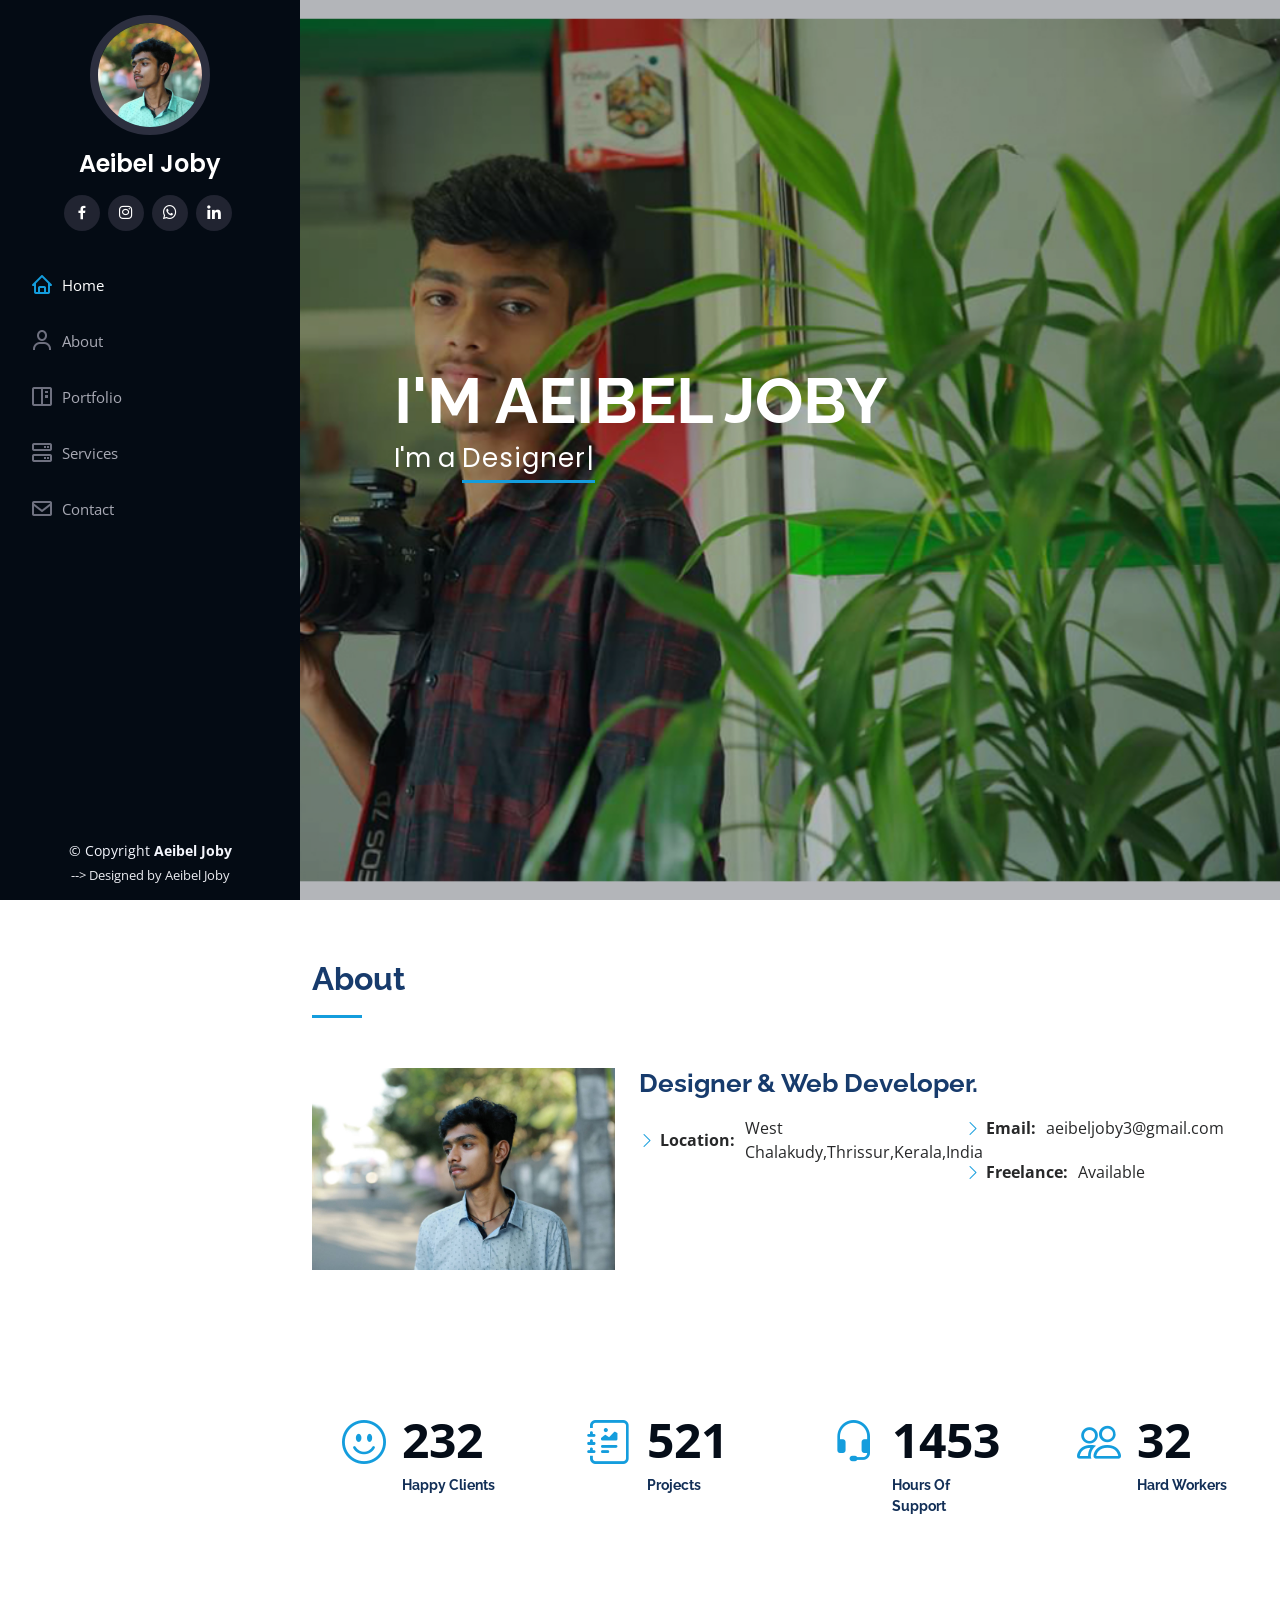
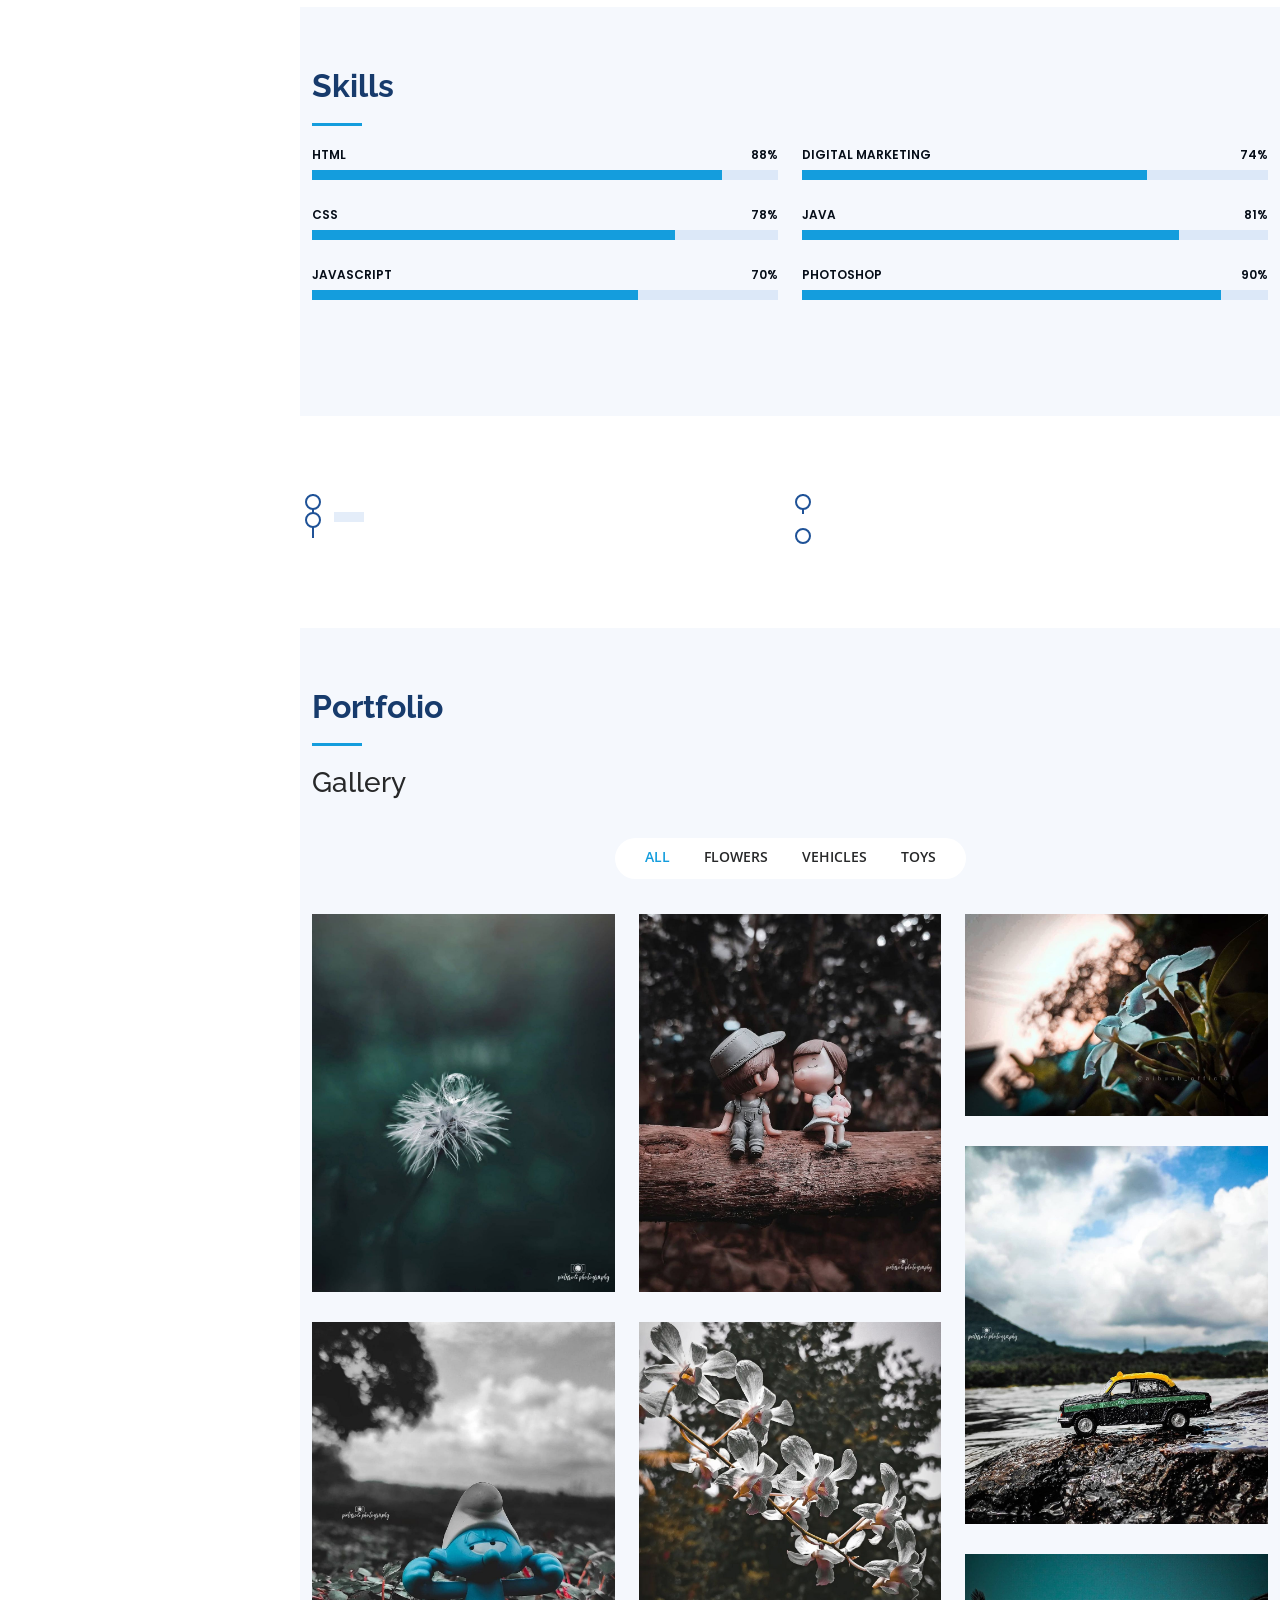
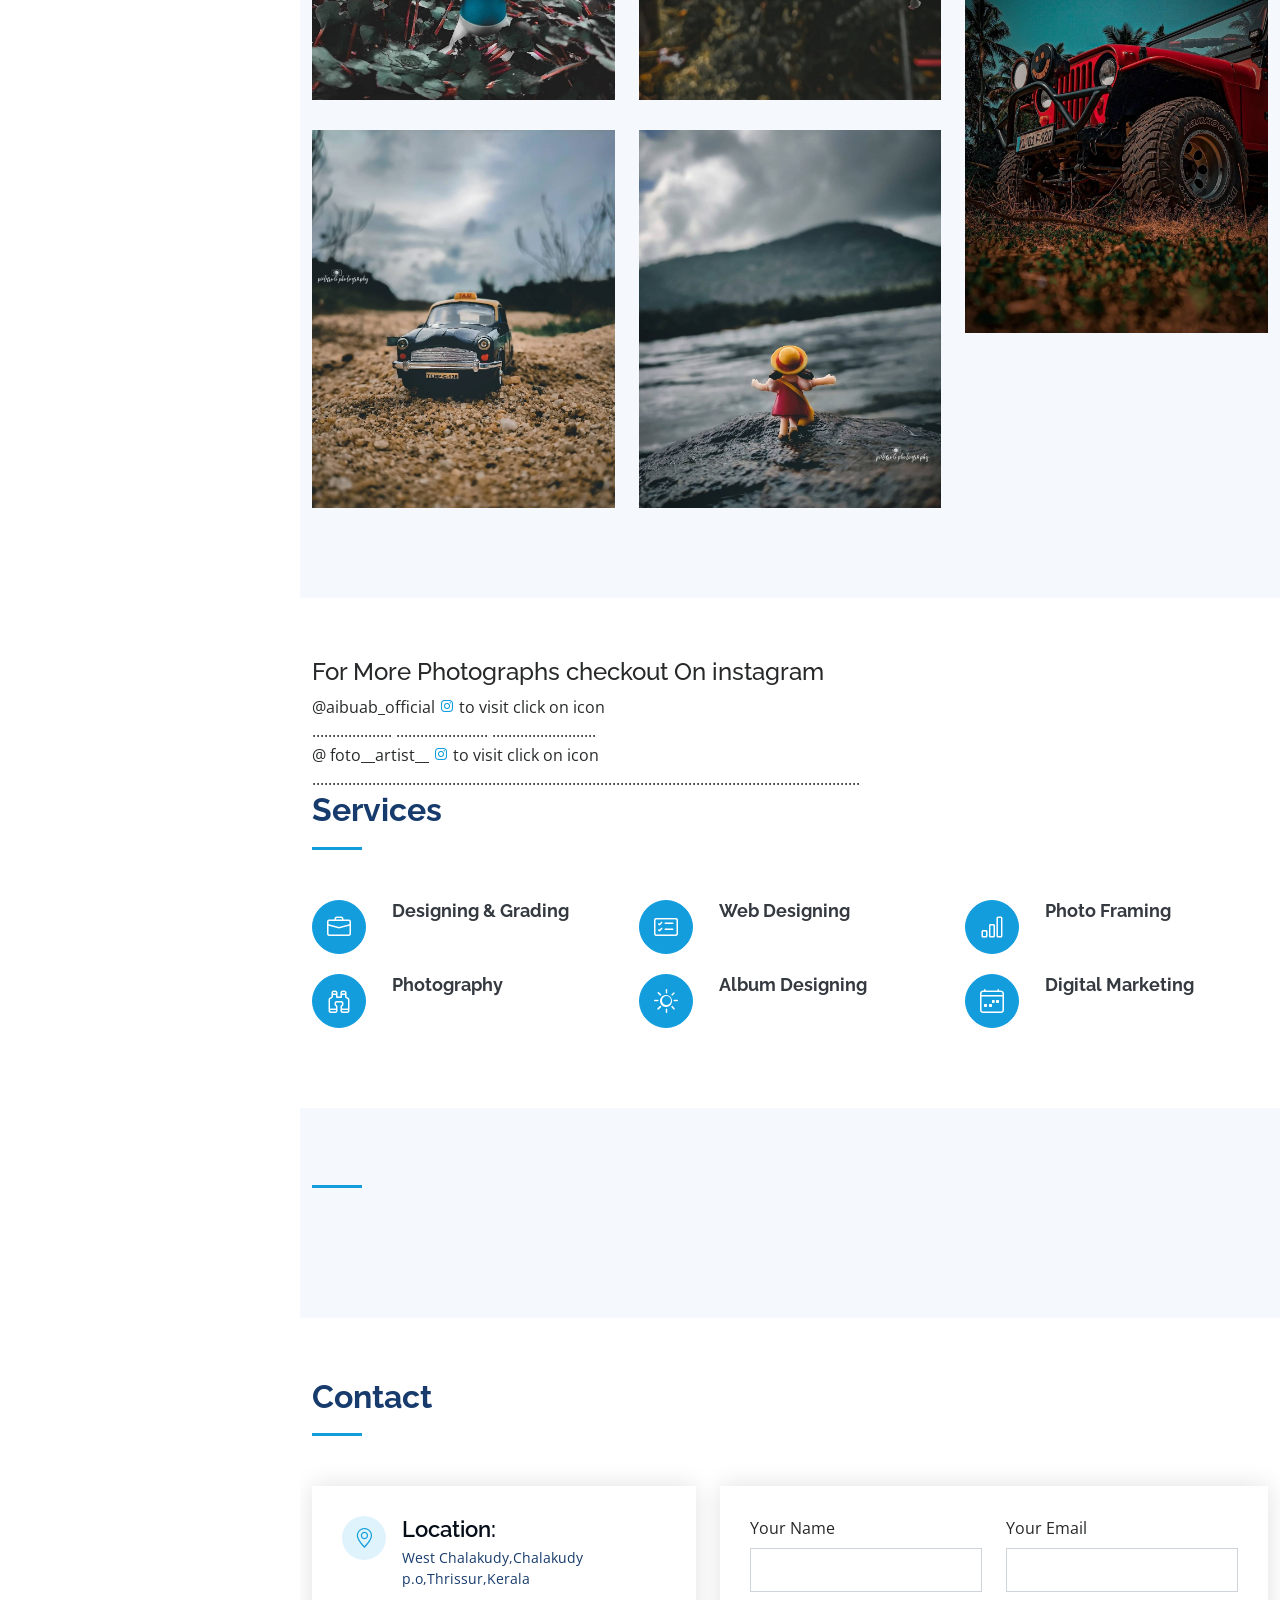
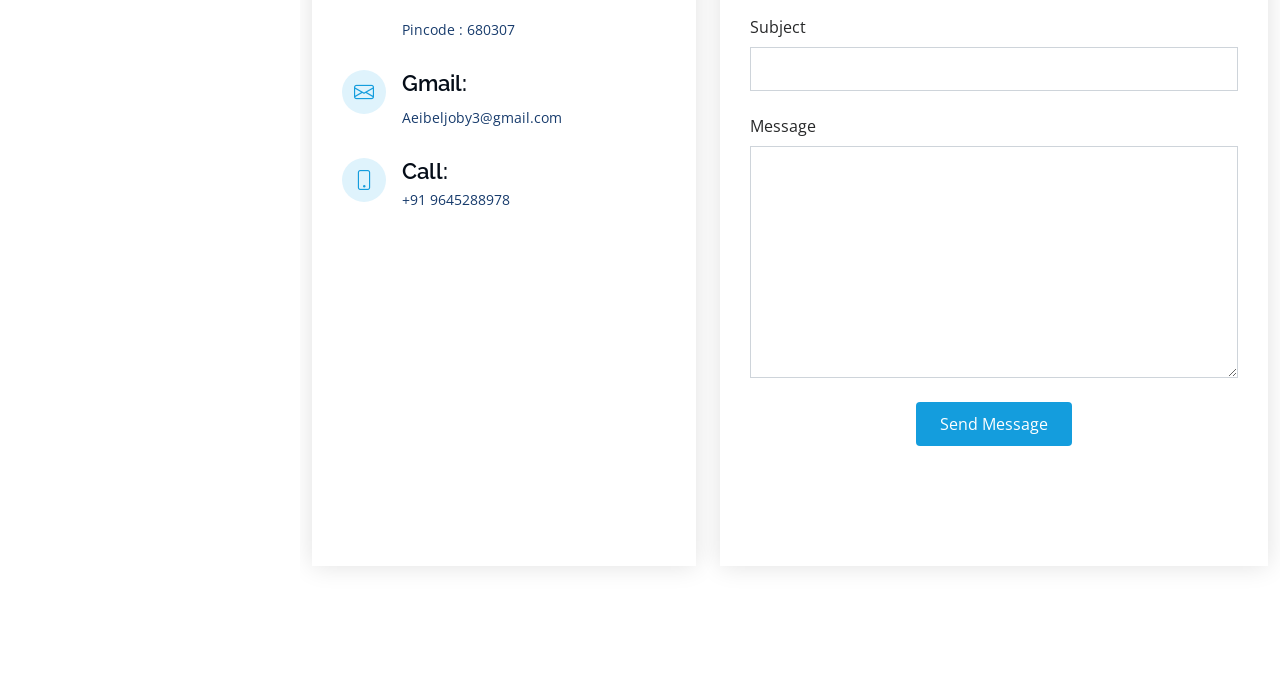
<file: index.html>
<!DOCTYPE html>
<html lang="en">

<head>
  <meta charset="utf-8">
  <meta content="width=device-width, initial-scale=1.0" name="viewport">

  <title>www.Aeibeljoby.com</title>
  <meta content="" name="description">
  <meta content="" name="keywords">
  

  <!-- Favicons -->
  <link href="assets/img/favicon.ico" rel="icon">
  <link href="assets/img/apple-touch-icon.ico" rel="icon">
  
  <!-- Google Fonts -->
  <link href="https://fonts.googleapis.com/css?family=Open+Sans:300,300i,400,400i,600,600i,700,700i|Raleway:300,300i,400,400i,500,500i,600,600i,700,700i|Poppins:300,300i,400,400i,500,500i,600,600i,700,700i" rel="stylesheet">

  <!-- Vendor CSS Files -->
  <link href="assets/vendor/aos/aos.css" rel="stylesheet">
  <link href="assets/vendor/bootstrap/css/bootstrap.min.css" rel="stylesheet">
  <link href="assets/vendor/bootstrap-icons/bootstrap-icons.css" rel="stylesheet">
  <link href="assets/vendor/boxicons/css/boxicons.min.css" rel="stylesheet">
  <link href="assets/vendor/glightbox/css/glightbox.min.css" rel="stylesheet">
  <link href="assets/vendor/swiper/swiper-bundle.min.css" rel="stylesheet">

  <!-- Template Main CSS File -->
  <link href="assets/css/style.css" rel="stylesheet">

  <!-- =======================================================
  
  ======================================================== -->
</head>

<body>

  <!-- ======= Mobile nav toggle button ======= -->
  <i class="bi bi-list mobile-nav-toggle d-xl-none"></i>

  <!-- ======= Header ======= -->
  <header id="header">
    <div class="d-flex flex-column">

      <div class="profile">
        <img src="assets/img/Profile.jpg" alt="" class="img-fluid rounded-circle">
        <h1 class="text-light"><a href="index.html">Aeibel Joby</a></h1>
        <div class="social-links mt-3 text-center">
          
          <a href="https://www.facebook.com/aeibel.joby.1?mibextid=ZbWKwL" class="facebook"><i class="bx bxl-facebook"></i></a>
          <a href="https://instagram.com/aibuab_official?igshid=YzdkMWQ2MWU=" class="instagram"><i class="bx bxl-instagram"></i></a>
          <a href="http://wa.me/919645288978" class="google-plus"><i class="bx bxl-whatsapp"></i></a>
          <a href="https://www.linkedin.com/in/aeibel-joby-ab01721b3" class="linkedin"><i class="bx bxl-linkedin"></i></a>
        </div>
      </div>

      <nav id="navbar" class="nav-menu navbar">
        <ul>
          <li><a href="#hero" class="nav-link scrollto active"><i class="bx bx-home"></i> <span>Home</span></a></li>
          <li><a href="#about" class="nav-link scrollto"><i class="bx bx-user"></i> <span>About</span></a></li>
          <li><a href="#portfolio" class="nav-link scrollto"><i class="bx bx-book-content"></i> <span>Portfolio</span></a></li>
          <li><a href="#services" class="nav-link scrollto"><i class="bx bx-server"></i> <span>Services</span></a></li>
          <li><a href="#contact" class="nav-link scrollto"><i class="bx bx-envelope"></i> <span>Contact</span></a></li>
        </ul>
      </nav><!-- .nav-menu -->
    </div>
  </header><!-- End Header -->

  <!-- ======= Hero Section ======= -->
  <section id="hero" class="d-flex flex-column justify-content-center align-items-center">
    <div class="hero-container" data-aos="fade-in">
      <h1>I'M AEIBEL JOBY</h1>
      <p>I'm a <span class="typed" data-typed-items="Designer, Developer, Freelancer, Photographer"></span></p>
    </div>
  </section><!-- End Hero -->

  <main id="main">

    <!-- ======= About Section ======= -->
    <section id="about" class="about">
      <div class="container">

        <div class="section-title">
          <h2>About</h2>
        </div>

        <div class="row">
          <div class="col-lg-4" data-aos="fade-right">
          <img src="assets/img/Profile1.jpg" class="img-fluid" alt="">
          </div>
          <div class="col-lg-8 pt-4 pt-lg-0 content" data-aos="fade-left">
            <h3> Designer &amp; Web Developer.</h3>
            <p class="fst-italic">
            </p>
            <div class="row">
              <div class="col-lg-6">
                <ul>
                 
                  
            <li><i class="bi bi-chevron-right"></i> <strong>Location:</strong> <span>West Chalakudy,Thrissur,Kerala,India</span></li>
                
              </div>
              <div class="col-lg-6">
                <ul>
                <li><i class="bi bi-chevron-right"></i>  <strong>Email:</strong> <span>aeibeljoby3@gmail.com</span></li>
                  <li><i class="bi bi-chevron-right"></i> <strong>Freelance:</strong> <span>Available</span></li>
                </ul>
              </div>
            </div>
            </p>
          </div>
        </div>

      </div>
    </section><!-- End About Section -->

    <!-- ======= Facts Section ======= -->
    <section id="facts" class="facts">
      <div class="container">

        <div class="section-title">

        <div class="row no-gutters">

          <div class="col-lg-3 col-md-6 d-md-flex align-items-md-stretch" data-aos="fade-up">
            <div class="count-box">
              <i class="bi bi-emoji-smile"></i>
              <span data-purecounter-start="0" data-purecounter-end="232" data-purecounter-duration="1" class="purecounter"></span>
              <p><strong>Happy Clients</strong></p>
            </div>
          </div>

          <div class="col-lg-3 col-md-6 d-md-flex align-items-md-stretch" data-aos="fade-up" data-aos-delay="100">
            <div class="count-box">
              <i class="bi bi-journal-richtext"></i>
              <span data-purecounter-start="0" data-purecounter-end="521" data-purecounter-duration="1" class="purecounter"></span>
              <p><strong>Projects</strong></p>
            </div>
          </div>

          <div class="col-lg-3 col-md-6 d-md-flex align-items-md-stretch" data-aos="fade-up" data-aos-delay="200">
            <div class="count-box">
              <i class="bi bi-headset"></i>
              <span data-purecounter-start="0" data-purecounter-end="1453" data-purecounter-duration="1" class="purecounter"></span>
              <p><strong>Hours Of Support</strong></p>
            </div>
          </div>

          <div class="col-lg-3 col-md-6 d-md-flex align-items-md-stretch" data-aos="fade-up" data-aos-delay="300">
            <div class="count-box">
              <i class="bi bi-people"></i>
              <span data-purecounter-start="0" data-purecounter-end="32" data-purecounter-duration="1" class="purecounter"></span>
              <p><strong>Hard Workers</strong></p>
            </div>
          </div>

        </div>

      </div>
    </section><!-- End Facts Section -->

    <!-- ======= Skills Section ======= -->
    <section id="skills" class="skills section-bg">
      <div class="container">

        <div class="section-title">
          <h2>Skills</h2>

        <div class="row skills-content">

          <div class="col-lg-6" data-aos="fade-up">

            <div class="progress">
              <span class="skill">HTML <i class="val">88%</i></span>
              <div class="progress-bar-wrap">
                <div class="progress-bar" role="progressbar" aria-valuenow="88" aria-valuemin="0" aria-valuemax="100"></div>
              </div>
            </div>

            <div class="progress">
              <span class="skill">CSS <i class="val">78%</i></span>
              <div class="progress-bar-wrap">
                <div class="progress-bar" role="progressbar" aria-valuenow="78" aria-valuemin="0" aria-valuemax="100"></div>
              </div>
            </div>

            <div class="progress">
              <span class="skill">JavaScript <i class="val">70%</i></span>
              <div class="progress-bar-wrap">
                <div class="progress-bar" role="progressbar" aria-valuenow="70" aria-valuemin="0" aria-valuemax="100"></div>
              </div>
            </div>

          </div>

          <div class="col-lg-6" data-aos="fade-up" data-aos-delay="100">

            <div class="progress">
              <span class="skill">Digital Marketing<i class="val">74%</i></span>
              <div class="progress-bar-wrap">
                <div class="progress-bar" role="progressbar" aria-valuenow="74" aria-valuemin="0" aria-valuemax="100"></div>
              </div>
            </div>

            <div class="progress">
              <span class="skill">JAVA <i class="val">81%</i></span>
              <div class="progress-bar-wrap">
                <div class="progress-bar" role="progressbar" aria-valuenow="81" aria-valuemin="0" aria-valuemax="100"></div>
              </div>
            </div>

            <div class="progress">
              <span class="skill">Photoshop <i class="val">90%</i></span>
              <div class="progress-bar-wrap">
                <div class="progress-bar" role="progressbar" aria-valuenow="90" aria-valuemin="0" aria-valuemax="100"></div>
              </div>
            </div>

      </div>
    </section><!-- End Skills Section -->

    <!-- ======= Resume Section ======= -->
    <section id="resume" class="resume">
      <div class="container">

        <div class="section-title">
<div class="row">
          <div class="col-lg-6" data-aos="fade-up">
           
            <h3 class="resume-title"></h3>
            <div class="resume-item">
            </div>
            <div class="resume-item">
            
              <h5></h5>
              <p><em></em></p>
              <p> </p>
            </div>
          </div>
          <div class="col-lg-6" data-aos="fade-up" data-aos-delay="100">
            <h3 class="resume-title"></h3>
            <div class="resume-item">
               </em></p>
              <ul>
                
              </ul>
            </div>
            <div class="resume-item">
              
              <ul>
                
              </ul>
            </div>
          </div>
        </div>

      </div>
    </section><!-- End Resume Section -->

    <!-- ======= Portfolio Section ======= -->
    <section id="portfolio" class="portfolio section-bg">
      <div class="container">

        <div class="section-title">
          <h2>Portfolio</h2>

          <h3>Gallery</h3>
          <p></p>
        </div>

        <div class="row" data-aos="fade-up">
          <div class="col-lg-12 d-flex justify-content-center">
            <ul id="portfolio-flters">
              <li data-filter="*" class="filter-active">All</li>
              <li data-filter=".filter-app">FLOWERS</li>
              <li data-filter=".filter-card">VEHICLES</li>
              <li data-filter=".filter-web">TOYS</li>
            </ul>
          </div>
        </div>

        <div class="row portfolio-container" data-aos="fade-up" data-aos-delay="100">

          <div class="col-lg-4 col-md-6 portfolio-item filter-app">
            <div class="portfolio-wrap">
              <img src="assets/img/portfolio/portfolio a.jpg" class="img-fluid" alt="">
              <div class="portfolio-links">
                <a href="assets/img/portfolio/portfolio a.jpg" data-gallery="portfolioGallery" class="portfolio-lightbox" title=""><i class="bx bx-plus"></i></a>
                <a href="portfolio-details.html" title="More Details"><i class="bx bx-link"></i></a>
              </div>
            </div>
          </div>

          <div class="col-lg-4 col-md-6 portfolio-item filter-web">
            <div class="portfolio-wrap">
              <img src="assets/img/portfolio/portfolio c.jpg" class="img-fluid" alt="">
              <div class="portfolio-links">
                <a href="assets/img/portfolio/portfolio c.jpg" data-gallery="portfolioGallery" class="portfolio-lightbox" title=""><i class="bx bx-plus"></i></a>
                <a href="portfolio-details.html" title="More Details"><i class="bx bx-link"></i></a>
              </div>
            </div>
          </div>

          <div class="col-lg-4 col-md-6 portfolio-item filter-app">
            <div class="portfolio-wrap">
              <img src="assets/img/portfolio/portfolio b.jpg" class="img-fluid" alt="">
              <div class="portfolio-links">
                <a href="assets/img/portfolio/portfolio b.jpg" data-gallery="portfolioGallery" class="portfolio-lightbox" title=""><i class="bx bx-plus"></i></a>
                <a href="portfolio-details.html" title="More Details"><i class="bx bx-link"></i></a>
              </div>
            </div>
          </div>

          <div class="col-lg-4 col-md-6 portfolio-item filter-card">
            <div class="portfolio-wrap">
              <img src="assets/img/portfolio/portfolio e.jpg" class="img-fluid" alt="">
              <div class="portfolio-links">
                <a href="assets/img/portfolio/portfolio e.jpg" data-gallery="portfolioGallery" class="portfolio-lightbox" title=""><i class="bx bx-plus"></i></a>
                <a href="portfolio-details.html" title="More Details"><i class="bx bx-link"></i></a>
              </div>
            </div>
          </div>

          <div class="col-lg-4 col-md-6 portfolio-item filter-web">
            <div class="portfolio-wrap">
              <img src="assets/img/portfolio/1.jpg" class="img-fluid" alt="">
              <div class="portfolio-links">
                <a href="assets/img/portfolio/1.jpg" data-gallery="portfolioGallery" class="portfolio-lightbox" title=""><i class="bx bx-plus"></i></a>
                <a href="portfolio-details.html" title="More Details"><i class="bx bx-link"></i></a>
              </div>
            </div>
          </div>

          <div class="col-lg-4 col-md-6 portfolio-item filter-app">
            <div class="portfolio-wrap">
              <img src="assets/img/portfolio/portfolio i.jpg" class="img-fluid" alt="">
              <div class="portfolio-links">
                <a href="assets/img/portfolio/portfolio i.jpg" data-gallery="portfolioGallery" class="portfolio-lightbox" title=""><i class="bx bx-plus"></i></a>
                <a href="portfolio-details.html" title="More Details"><i class="bx bx-link"></i></a>
              </div>
            </div>
          </div>

          <div class="col-lg-4 col-md-6 portfolio-item filter-card">
            <div class="portfolio-wrap">
              <img src="assets/img/portfolio/portfolio g.jpg" class="img-fluid" alt="">
              <div class="portfolio-links">
                <a href="assets/img/portfolio/portfolio g.jpg" data-gallery="portfolioGallery" class="portfolio-lightbox" title=""><i class="bx bx-plus"></i></a>
                <a href="portfolio-details.html" title="More Details"><i class="bx bx-link"></i></a>
              </div>
            </div>
          </div>

          <div class="col-lg-4 col-md-6 portfolio-item filter-card">
            <div class="portfolio-wrap">
              <img src="assets/img/portfolio/12.jpg" class="img-fluid" alt="">
              <div class="portfolio-links">
                <a href="assets/img/portfolio/12.jpg" data-gallery="portfolioGallery" class="portfolio-lightbox" title=""><i class="bx bx-plus"></i></a>
                <a href="portfolio-details.html" title="More Details"><i class="bx bx-link"></i></a>
              </div>
            </div>
          </div>

          <div class="col-lg-4 col-md-6 portfolio-item filter-web">
            <div class="portfolio-wrap">
              <img src="assets/img/portfolio/2.jpg" class="img-fluid" alt="">
              <div class="portfolio-links">
                <a href="assets/img/portfolio/2.jpg" data-gallery="portfolioGallery" class="portfolio-lightbox" title=""><i class="bx bx-plus"></i></a>
                <a href="portfolio-details.html" title="More Details"><i class="bx bx-link"></i></a>
                
              </div>
            </div>
          </div>
       <div><p><h4></h4></p></div>
        </div>

      </div>
    </section><!-- End Portfolio Section -->

    <!-- ======= Services Section ======= -->
    <section id="services" class="services">
      <div class="container">

        <div class="section-title">
          <p><h4>For More Photographs checkout On instagram</h4></p>
          
          <p>@aibuab_official  <a href="https://instagram.com/aibuab_official?igshid=YzdkMWQ2MWU=" class="instagram"><i class="bx bxl-instagram"></i></a>  to visit click on icon</p>
          <p>....................              .......................            ..........................</p>
          <p>@ foto__artist__  <a href="https://instagram.com/foto__artist__?igshid=YmMyMTA2M2Y=" class="instagram"><i class="bx bxl-instagram"></i></a>   to visit click on icon</p>
          <p>.........................................................................................................................................</p>
          <h2>Services</h2>
          <p></p>
        </div>

        <div class="row">
          <div class="col-lg-4 col-md-6 icon-box" data-aos="fade-up">
            <div class="icon"><i class="bi bi-briefcase"></i></div>
            <h4 class="title"><a href="">Designing & Grading</a></h4>
            <p class="description"></p>
          </div>
          <div class="col-lg-4 col-md-6 icon-box" data-aos="fade-up" data-aos-delay="100">
            <div class="icon"><i class="bi bi-card-checklist"></i></div>
            <h4 class="title"><a href="">Web Designing</a></h4>
            <p class="description"></p>
          </div>
          <div class="col-lg-4 col-md-6 icon-box" data-aos="fade-up" data-aos-delay="200">
            <div class="icon"><i class="bi bi-bar-chart"></i></div>
            <h4 class="title"><a href="">Photo Framing</a></h4>
            <p class="description"></p>
          </div>
          <div class="col-lg-4 col-md-6 icon-box" data-aos="fade-up" data-aos-delay="300">
            <div class="icon"><i class="bi bi-binoculars"></i></div>
            <h4 class="title"><a href="">Photography</a></h4>
            <p class="description">
          </div>
          <div class="col-lg-4 col-md-6 icon-box" data-aos="fade-up" data-aos-delay="400">
            <div class="icon"><i class="bi bi-brightness-high"></i></div>
            <h4 class="title"><a href="">Album Designing</a></h4>
            <p class="description"></p>
          </div>
          <div class="col-lg-4 col-md-6 icon-box" data-aos="fade-up" data-aos-delay="500">
            <div class="icon"><i class="bi bi-calendar4-week"></i></div>
            <h4 class="title"><a href="">Digital Marketing</a></h4>
            <p class="description"></p>
          </div>
        </div>

      </div>
    </section><!-- End Services Section -->

    <!-- ======= Testimonials Section ======= -->
    <section id="testimonials" class="testimonials section-bg">
      <div class="container">

        <div class="section-title">
          <h2></h2>
          <p></p>
        </div>

       
            </div><!-- End testimonial item -->

          </div>
          <div class="swiper-pagination"></div>
        </div>

      </div>
    </section><!-- End Testimonials Section -->

    <!-- ======= Contact Section ======= -->
    <section id="contact" class="contact">
      <div class="container">

        <div class="section-title">
          <h2>Contact</h2>
          <p></p>
        </div>

        <div class="row" data-aos="fade-in">

          <div class="col-lg-5 d-flex align-items-stretch">
            <div class="info">
              <div class="address">
                <i class="bi bi-geo-alt"></i>
                <h4>Location:</h4>
                <p>West Chalakudy,Chalakudy p.o,Thrissur,Kerala</p>
                 <p>Pincode : 680307</p>
                
              </div>

              <div class="email">
                <i class="bi bi-envelope"></i>
                <h4>Gmail:</h4>
                <p>Aeibeljoby3@gmail.com</p>
              </div>

              <div class="phone">
                <i class="bi bi-phone"></i>
                <h4>Call:</h4>
                <p>+91 9645288978</p>
              </div>

              <iframe src="" frameborder="0" style="border:0; width: 100%; height: 290px;" allowfullscreen></iframe>
            </div>

          </div>

          <div class="col-lg-7 mt-5 mt-lg-0 d-flex align-items-stretch">
            <form action="forms/contact.php" method="post" role="form" class="php-email-form">
              <div class="row">
                <div class="form-group col-md-6">
                  <label for="name">Your Name</label>
                  <input type="text" name="name" class="form-control" id="name" required>
                </div>
                <div class="form-group col-md-6">
                  <label for="name">Your Email</label>
                  <input type="email" class="form-control" name="email" id="email" required>
                </div>
              </div>
              <div class="form-group">
                <label for="name">Subject</label>
                <input type="text" class="form-control" name="subject" id="subject" required>
              </div>
              <div class="form-group">
                <label for="name">Message</label>
                <textarea class="form-control" name="message" rows="10" required></textarea>
              </div>
              <div class="my-3">
                <div class="loading">Loading</div>
                <div class="error-message"></div>
                <div class="sent-message">Your message has been sent. Thank you!</div>
              </div>
              <div class="text-center"><button type="submit">Send Message</button></div>
            </form>
          </div>

        </div>

      </div>
    </section><!-- End Contact Section -->

  </main><!-- End #main -->

  <!-- ======= Footer ======= -->
  <footer id="footer">
    <div class="container">
      <div class="copyright">
        &copy; Copyright <strong><span> Aeibel Joby</span></strong>
      </div>
      <div class="credits">
        <!-- All the links in the footer should remain intact. -->
        <!-- You can delete the links only if you purchased the pro version. -->
        -->
        <!-- Purchase the pro version with working PHP/AJAX contact form:  -->
        Designed by Aeibel Joby
    </div>
  </footer><!-- End  Footer -->

  <a href="#" class="back-to-top d-flex align-items-center justify-content-center"><i class="bi bi-arrow-up-short"></i></a>

  <!-- Vendor JS Files -->
  <script src="assets/vendor/purecounter/purecounter.js"></script>
  <script src="assets/vendor/aos/aos.js"></script>
  <script src="assets/vendor/bootstrap/js/bootstrap.bundle.min.js"></script>
  <script src="assets/vendor/glightbox/js/glightbox.min.js"></script>
  <script src="assets/vendor/isotope-layout/isotope.pkgd.min.js"></script>
  <script src="assets/vendor/swiper/swiper-bundle.min.js"></script>
  <script src="assets/vendor/typed.js/typed.min.js"></script>
  <script src="assets/vendor/waypoints/noframework.waypoints.js"></script>
  <script src="assets/vendor/php-email-form/validate.js"></script>

  <!-- Template Main JS File -->
  <script src="assets/js/main.js"></script>

</body>

</html>
</file>
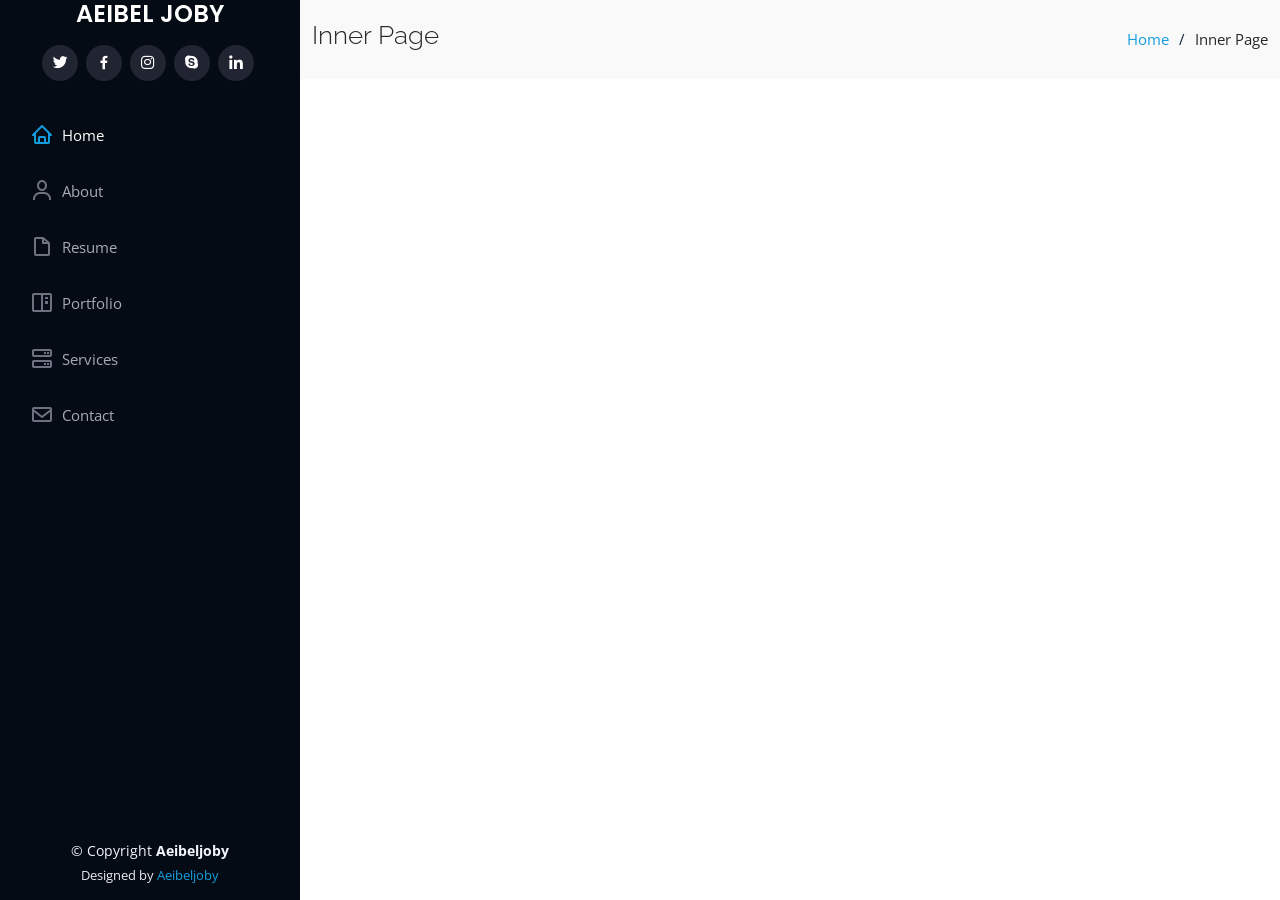
<file: inner-page.html>
<!DOCTYPE html>
<html lang="en">

<head>
  <meta charset="utf-8">
  <meta content="width=device-width, initial-scale=1.0" name="viewport">

  <title>Inner Page - Aeibel Joby Portfolio</title>
  <meta content="" name="description">
  <meta content="" name="keywords">

  <!-- Favicons -->
  <link href="assets/img/favicon.ico" rel="icon">
  <link href="assets/img/apple-touch-icon.ico" rel="apple-touch-icon">

  <!-- Google Fonts -->
  <link href="https://fonts.googleapis.com/css?family=Open+Sans:300,300i,400,400i,600,600i,700,700i|Raleway:300,300i,400,400i,500,500i,600,600i,700,700i|Poppins:300,300i,400,400i,500,500i,600,600i,700,700i" rel="stylesheet">

  <!-- Vendor CSS Files -->
  <link href="assets/vendor/aos/aos.css" rel="stylesheet">
  <link href="assets/vendor/bootstrap/css/bootstrap.min.css" rel="stylesheet">
  <link href="assets/vendor/bootstrap-icons/bootstrap-icons.css" rel="stylesheet">
  <link href="assets/vendor/boxicons/css/boxicons.min.css" rel="stylesheet">
  <link href="assets/vendor/glightbox/css/glightbox.min.css" rel="stylesheet">
  <link href="assets/vendor/swiper/swiper-bundle.min.css" rel="stylesheet">

  <!-- Template Main CSS File -->
  <link href="assets/css/style.css" rel="stylesheet">

  <!-- =======================================================
  
  ======================================================== -->
</head>

<body>

  <!-- ======= Mobile nav toggle button ======= -->
  <i class="bi bi-list mobile-nav-toggle d-xl-none"></i>

  <!-- ======= Header ======= -->
  <header id="header">
    <div class="d-flex flex-column">

      <div class="profile">
        <text src="Aeibel Joby" alt="" class="img-fluid rounded-circle">
        <h1 class="text-light"><a href="index.html">AEIBEL JOBY</a></h1>
        <div class="social-links mt-3 text-center">
          <a href="#" class="twitter"><i class="bx bxl-twitter"></i></a>
          <a href="#" class="facebook"><i class="bx bxl-facebook"></i></a>
          <a href="#" class="instagram"><i class="bx bxl-instagram"></i></a>
          <a href="#" class="google-plus"><i class="bx bxl-skype"></i></a>
          <a href="#" class="linkedin"><i class="bx bxl-linkedin"></i></a>
        </div>
      </div>

      <nav id="navbar" class="nav-menu navbar">
        <ul>
          <li><a href="#hero" class="nav-link scrollto active"><i class="bx bx-home"></i> <span>Home</span></a></li>
          <li><a href="#about" class="nav-link scrollto"><i class="bx bx-user"></i> <span>About</span></a></li>
          <li><a href="#resume" class="nav-link scrollto"><i class="bx bx-file-blank"></i> <span>Resume</span></a></li>
          <li><a href="#portfolio" class="nav-link scrollto"><i class="bx bx-book-content"></i> <span>Portfolio</span></a></li>
          <li><a href="#services" class="nav-link scrollto"><i class="bx bx-server"></i> <span>Services</span></a></li>
          <li><a href="#contact" class="nav-link scrollto"><i class="bx bx-envelope"></i> <span>Contact</span></a></li>
        </ul>
      </nav><!-- .nav-menu -->
    </div>
  </header><!-- End Header -->

  <main id="main">

    <!-- ======= Breadcrumbs ======= -->
    <section class="breadcrumbs">
      <div class="container">

        <div class="d-flex justify-content-between align-items-center">
          <h2>Inner Page</h2>
          <ol>
            <li><a href="index.html">Home</a></li>
            <li>Inner Page</li>
          </ol>
        </div>

      </div>
    </section><!-- End Breadcrumbs -->

    <section class="inner-page">
      <div class="container">
        <p>
          
        </p>
      </div>
    </section>

  </main><!-- End #main -->

  <!-- ======= Footer ======= -->
  <footer id="footer">
    <div class="container">
      <div class="copyright">
        &copy; Copyright <strong><span>Aeibeljoby</span></strong>
      </div>
      <div class="credits">
        <!-- All the links in the footer should remain intact. -->
        <!-- You can delete the links only if you purchased the pro version. -->
        <!-- Licensing information: https://Aeibeljoby.com/license/ -->
        
        Designed by <a href="">Aeibeljoby</a>
      </div>
    </div>
  </footer><!-- End  Footer -->

  <a href="#" class="back-to-top d-flex align-items-center justify-content-center"><i class="bi bi-arrow-up-short"></i></a>

  <!-- Vendor JS Files -->
  <script src="assets/vendor/purecounter/purecounter.js"></script>
  <script src="assets/vendor/aos/aos.js"></script>
  <script src="assets/vendor/bootstrap/js/bootstrap.bundle.min.js"></script>
  <script src="assets/vendor/glightbox/js/glightbox.min.js"></script>
  <script src="assets/vendor/isotope-layout/isotope.pkgd.min.js"></script>
  <script src="assets/vendor/swiper/swiper-bundle.min.js"></script>
  <script src="assets/vendor/typed.js/typed.min.js"></script>
  <script src="assets/vendor/waypoints/noframework.waypoints.js"></script>
  <script src="assets/vendor/php-email-form/validate.js"></script>

  <!-- Template Main JS File -->
  <script src="assets/js/main.js"></script>

</body>

</html>
</file>
<file: assets/css/style.css>
/**
* Template Name: iPortfolio - v3.7.0
* Template URL: https://bootstrapmade.com/iportfolio-bootstrap-portfolio-websites-template/
* Author: BootstrapMade.com
* License: https://bootstrapmade.com/license/
*/

/*--------------------------------------------------------------
# General
--------------------------------------------------------------*/
body {
  font-family: "Open Sans", sans-serif;
  color: #272829;
}

a {
  color: #149ddd;
  text-decoration: none;
}

a:hover {
  color: #37b3ed;
  text-decoration: none;
}

h1, h2, h3, h4, h5, h6 {
  font-family: "Raleway", sans-serif;
}

/*--------------------------------------------------------------
# Back to top button
--------------------------------------------------------------*/
.back-to-top {
  position: fixed;
  visibility: hidden;
  opacity: 0;
  right: 15px;
  bottom: 15px;
  z-index: 996;
  background: #149ddd;
  width: 40px;
  height: 40px;
  border-radius: 50px;
  transition: all 0.4s;
}
.back-to-top i {
  font-size: 28px;
  color: #fff;
  line-height: 0;
}
.back-to-top:hover {
  background: #2eafec;
  color: #fff;
}
.back-to-top.active {
  visibility: visible;
  opacity: 1;
}

/*--------------------------------------------------------------
# Header
--------------------------------------------------------------*/
#header {
  position: fixed;
  top: 0;
  left: 0;
  bottom: 0;
  width: 300px;
  transition: all ease-in-out 0.5s;
  z-index: 9997;
  transition: all 0.5s;
  padding: 0 15px;
  background: #040b14;
  overflow-y: auto;
}
#header .profile img {
  margin: 15px auto;
  display: block;
  width: 120px;
  border: 8px solid #2c2f3f;
}
#header .profile h1 {
  font-size: 24px;
  margin: 0;
  padding: 0;
  font-weight: 600;
  -moz-text-align-last: center;
  text-align-last: center;
  font-family: "Poppins", sans-serif;
}
#header .profile h1 a, #header .profile h1 a:hover {
  color: #fff;
  text-decoration: none;
}
#header .profile .social-links a {
  font-size: 18px;
  display: inline-block;
  background: #212431;
  color: #fff;
  line-height: 1;
  padding: 8px 0;
  margin-right: 4px;
  border-radius: 50%;
  text-align: center;
  width: 36px;
  height: 36px;
  transition: 0.3s;
}
#header .profile .social-links a:hover {
  background: #149ddd;
  color: #fff;
  text-decoration: none;
}

#main {
  margin-left: 300px;
}

@media (max-width: 1199px) {
  #header {
    left: -300px;
  }

  #main {
    margin-left: 0;
  }
}
/*--------------------------------------------------------------
# Navigation Menu
--------------------------------------------------------------*/
/* Desktop Navigation */
.nav-menu {
  padding: 30px 0 0 0;
}
.nav-menu * {
  margin: 0;
  padding: 0;
  list-style: none;
}
.nav-menu > ul > li {
  position: relative;
  white-space: nowrap;
}
.nav-menu a, .nav-menu a:focus {
  display: flex;
  align-items: center;
  color: #a8a9b4;
  padding: 12px 15px;
  margin-bottom: 8px;
  transition: 0.3s;
  font-size: 15px;
}
.nav-menu a i, .nav-menu a:focus i {
  font-size: 24px;
  padding-right: 8px;
  color: #6f7180;
}
.nav-menu a:hover, .nav-menu .active, .nav-menu .active:focus, .nav-menu li:hover > a {
  text-decoration: none;
  color: #fff;
}
.nav-menu a:hover i, .nav-menu .active i, .nav-menu .active:focus i, .nav-menu li:hover > a i {
  color: #149ddd;
}

/* Mobile Navigation */
.mobile-nav-toggle {
  position: fixed;
  right: 15px;
  top: 15px;
  z-index: 9998;
  border: 0;
  font-size: 24px;
  transition: all 0.4s;
  outline: none !important;
  background-color: #149ddd;
  color: #fff;
  width: 40px;
  height: 40px;
  display: inline-flex;
  align-items: center;
  justify-content: center;
  line-height: 0;
  border-radius: 50px;
  cursor: pointer;
}

.mobile-nav-active {
  overflow: hidden;
}
.mobile-nav-active #header {
  left: 0;
}

/*--------------------------------------------------------------
# Hero Section
--------------------------------------------------------------*/
#hero {
  width: 100%;
  height: 100vh;
  background: url("../img/BG.jpg") top center;
  background-size: cover;
}
#hero:before {
  content: "";
  background: rgba(5, 13, 24, 0.3);
  position: absolute;
  bottom: 0;
  top: 0;
  left: 0;
  right: 0;
  z-index: 1;
}
#hero .hero-container {
  position: relative;
  z-index: 2;
  min-width: 300px;
}
#hero h1 {
  margin: 0 0 10px 0;
  font-size: 64px;
  font-weight: 700;
  line-height: 56px;
  color: #fff;
}
#hero p {
  color: #fff;
  margin-bottom: 50px;
  font-size: 26px;
  font-family: "Poppins", sans-serif;
}
#hero p span {
  color: #fff;
  padding-bottom: 4px;
  letter-spacing: 1px;
  border-bottom: 3px solid #149ddd;
}
@media (min-width: 1024px) {
  #hero {
    background-attachment: fixed;
  }
}
@media (max-width: 768px) {
  #hero h1 {
    font-size: 28px;
    line-height: 36px;
  }
  #hero h2 {
    font-size: 18px;
    line-height: 24px;
    margin-bottom: 30px;
  }
}

/*--------------------------------------------------------------
# Sections General
--------------------------------------------------------------*/
section {
  padding: 60px 0;
  overflow: hidden;
}

.section-bg {
  background: #f5f8fd;
}

.section-title {
  padding-bottom: 30px;
}
.section-title h2 {
  font-size: 32px;
  font-weight: bold;
  margin-bottom: 20px;
  padding-bottom: 20px;
  position: relative;
  color: #173b6c;
}
.section-title h2::after {
  content: "";
  position: absolute;
  display: block;
  width: 50px;
  height: 3px;
  background: #149ddd;
  bottom: 0;
  left: 0;
}
.section-title p {
  margin-bottom: 0;
}

/*--------------------------------------------------------------
# About
--------------------------------------------------------------*/
.about .content h3 {
  font-weight: 700;
  font-size: 26px;
  color: #173b6c;
}
.about .content ul {
  list-style: none;
  padding: 0;
}
.about .content ul li {
  margin-bottom: 20px;
  display: flex;
  align-items: center;
}
.about .content ul strong {
  margin-right: 10px;
}
.about .content ul i {
  font-size: 16px;
  margin-right: 5px;
  color: #149ddd;
  line-height: 0;
}
.about .content p:last-child {
  margin-bottom: 0;
}

/*--------------------------------------------------------------
# Facts
--------------------------------------------------------------*/
.facts {
  padding-bottom: 30px;
}
.facts .count-box {
  padding: 30px;
  width: 100%;
}
.facts .count-box i {
  display: block;
  font-size: 44px;
  color: #149ddd;
  float: left;
  line-height: 0;
}
.facts .count-box span {
  font-size: 48px;
  line-height: 40px;
  display: block;
  font-weight: 700;
  color: #050d18;
  margin-left: 60px;
}
.facts .count-box p {
  padding: 15px 0 0 0;
  margin: 0 0 0 60px;
  font-family: "Raleway", sans-serif;
  font-size: 14px;
  color: #122f57;
}
.facts .count-box a {
  font-weight: 600;
  display: block;
  margin-top: 20px;
  color: #122f57;
  font-size: 15px;
  font-family: "Poppins", sans-serif;
  transition: ease-in-out 0.3s;
}
.facts .count-box a:hover {
  color: #1f5297;
}

/*--------------------------------------------------------------
# Akills
--------------------------------------------------------------*/
.skills .progress {
  height: 60px;
  display: block;
  background: none;
  border-radius: 0;
}
.skills .progress .skill {
  padding: 0;
  margin: 0 0 6px 0;
  text-transform: uppercase;
  display: block;
  font-weight: 600;
  font-family: "Poppins", sans-serif;
  color: #050d18;
}
.skills .progress .skill .val {
  float: right;
  font-style: normal;
}
.skills .progress-bar-wrap {
  background: #dce8f8;
  height: 10px;
}
.skills .progress-bar {
  width: 1px;
  height: 10px;
  transition: 0.9s;
  background-color: #149ddd;
}

/*--------------------------------------------------------------
# Resume
--------------------------------------------------------------*/
.resume .resume-title {
  font-size: 26px;
  font-weight: 700;
  margin-top: 20px;
  margin-bottom: 20px;
  color: #050d18;
}
.resume .resume-item {
  padding: 0 0 20px 20px;
  margin-top: -2px;
  border-left: 2px solid #1f5297;
  position: relative;
}
.resume .resume-item h4 {
  line-height: 18px;
  font-size: 18px;
  font-weight: 600;
  text-transform: uppercase;
  font-family: "Poppins", sans-serif;
  color: #050d18;
  margin-bottom: 10px;
}
.resume .resume-item h5 {
  font-size: 16px;
  background: #e4edf9;
  padding: 5px 15px;
  display: inline-block;
  font-weight: 600;
  margin-bottom: 10px;
}
.resume .resume-item ul {
  padding-left: 20px;
}
.resume .resume-item ul li {
  padding-bottom: 10px;
}
.resume .resume-item:last-child {
  padding-bottom: 0;
}
.resume .resume-item::before {
  content: "";
  position: absolute;
  width: 16px;
  height: 16px;
  border-radius: 50px;
  left: -9px;
  top: 0;
  background: #fff;
  border: 2px solid #1f5297;
}

/*--------------------------------------------------------------
# Portfolio
--------------------------------------------------------------*/
.portfolio .portfolio-item {
  margin-bottom: 30px;
}
.portfolio #portfolio-flters {
  padding: 0;
  margin: 0 auto 35px auto;
  list-style: none;
  text-align: center;
  background: #fff;
  border-radius: 50px;
  padding: 2px 15px;
}
.portfolio #portfolio-flters li {
  cursor: pointer;
  display: inline-block;
  padding: 10px 15px 8px 15px;
  font-size: 14px;
  font-weight: 600;
  line-height: 1;
  text-transform: uppercase;
  color: #272829;
  margin-bottom: 5px;
  transition: all 0.3s ease-in-out;
}
.portfolio #portfolio-flters li:hover, .portfolio #portfolio-flters li.filter-active {
  color: #149ddd;
}
.portfolio #portfolio-flters li:last-child {
  margin-right: 0;
}
.portfolio .portfolio-wrap {
  transition: 0.3s;
  position: relative;
  overflow: hidden;
  z-index: 1;
}
.portfolio .portfolio-wrap::before {
  content: "";
  background: rgba(255, 255, 255, 0.5);
  position: absolute;
  left: 0;
  right: 0;
  top: 0;
  bottom: 0;
  transition: all ease-in-out 0.3s;
  z-index: 2;
  opacity: 0;
}
.portfolio .portfolio-wrap .portfolio-links {
  opacity: 1;
  left: 0;
  right: 0;
  bottom: -60px;
  z-index: 3;
  position: absolute;
  transition: all ease-in-out 0.3s;
  display: flex;
  justify-content: center;
}
.portfolio .portfolio-wrap .portfolio-links a {
  color: #fff;
  font-size: 28px;
  text-align: center;
  background: rgba(20, 157, 221, 0.75);
  transition: 0.3s;
  width: 50%;
}
.portfolio .portfolio-wrap .portfolio-links a:hover {
  background: rgba(20, 157, 221, 0.95);
}
.portfolio .portfolio-wrap .portfolio-links a + a {
  border-left: 1px solid #37b3ed;
}
.portfolio .portfolio-wrap:hover::before {
  top: 0;
  left: 0;
  right: 0;
  bottom: 0;
  opacity: 1;
}
.portfolio .portfolio-wrap:hover .portfolio-links {
  opacity: 1;
  bottom: 0;
}

/*--------------------------------------------------------------
# Portfolio Details
--------------------------------------------------------------*/
.portfolio-details {
  padding-top: 40px;
}
.portfolio-details .portfolio-details-slider img {
  width: 100%;
}
.portfolio-details .portfolio-details-slider .swiper-pagination {
  margin-top: 20px;
  position: relative;
}
.portfolio-details .portfolio-details-slider .swiper-pagination .swiper-pagination-bullet {
  width: 12px;
  height: 12px;
  background-color: #fff;
  opacity: 1;
  border: 1px solid #149ddd;
}
.portfolio-details .portfolio-details-slider .swiper-pagination .swiper-pagination-bullet-active {
  background-color: #149ddd;
}
.portfolio-details .portfolio-info {
  padding: 30px;
  box-shadow: 0px 0 30px rgba(5, 13, 24, 0.08);
}
.portfolio-details .portfolio-info h3 {
  font-size: 22px;
  font-weight: 700;
  margin-bottom: 20px;
  padding-bottom: 20px;
  border-bottom: 1px solid #eee;
}
.portfolio-details .portfolio-info ul {
  list-style: none;
  padding: 0;
  font-size: 15px;
}
.portfolio-details .portfolio-info ul li + li {
  margin-top: 10px;
}
.portfolio-details .portfolio-description {
  padding-top: 30px;
}
.portfolio-details .portfolio-description h2 {
  font-size: 26px;
  font-weight: 700;
  margin-bottom: 20px;
}
.portfolio-details .portfolio-description p {
  padding: 0;
}

/*--------------------------------------------------------------
# Services
--------------------------------------------------------------*/
.services .icon-box {
  margin-bottom: 20px;
}
.services .icon {
  float: left;
  display: flex;
  align-items: center;
  justify-content: center;
  width: 54px;
  height: 54px;
  background: #149ddd;
  border-radius: 50%;
  transition: 0.5s;
  border: 1px solid #149ddd;
}
.services .icon i {
  color: #fff;
  font-size: 24px;
  line-height: 0;
}
.services .icon-box:hover .icon {
  background: #fff;
}
.services .icon-box:hover .icon i {
  color: #149ddd;
}
.services .title {
  margin-left: 80px;
  font-weight: 700;
  margin-bottom: 15px;
  font-size: 18px;
}
.services .title a {
  color: #343a40;
}
.services .title a:hover {
  color: #149ddd;
}
.services .description {
  margin-left: 80px;
  line-height: 24px;
  font-size: 14px;
}

/*--------------------------------------------------------------
# Testimonials
--------------------------------------------------------------*/
.testimonials .testimonials-carousel, .testimonials .testimonials-slider {
  overflow: hidden;
}
.testimonials .testimonial-item {
  box-sizing: content-box;
  text-align: center;
  min-height: 320px;
}
.testimonials .testimonial-item .testimonial-img {
  width: 90px;
  border-radius: 50%;
  margin: 0 auto;
}
.testimonials .testimonial-item h3 {
  font-size: 18px;
  font-weight: bold;
  margin: 10px 0 5px 0;
  color: #111;
}
.testimonials .testimonial-item h4 {
  font-size: 14px;
  color: #999;
  margin: 0;
}
.testimonials .testimonial-item .quote-icon-left, .testimonials .testimonial-item .quote-icon-right {
  color: #c3e8fa;
  font-size: 26px;
}
.testimonials .testimonial-item .quote-icon-left {
  display: inline-block;
  left: -5px;
  position: relative;
}
.testimonials .testimonial-item .quote-icon-right {
  display: inline-block;
  right: -5px;
  position: relative;
  top: 10px;
}
.testimonials .testimonial-item p {
  font-style: italic;
  margin: 0 15px 15px 15px;
  padding: 20px;
  background: #fff;
  position: relative;
  margin-bottom: 35px;
  border-radius: 6px;
  box-shadow: 0px 2px 15px rgba(0, 0, 0, 0.1);
}
.testimonials .testimonial-item p::after {
  content: "";
  width: 0;
  height: 0;
  border-top: 20px solid #fff;
  border-right: 20px solid transparent;
  border-left: 20px solid transparent;
  position: absolute;
  bottom: -20px;
  left: calc(50% - 20px);
}
.testimonials .swiper-pagination {
  margin-top: 20px;
  position: relative;
}
.testimonials .swiper-pagination .swiper-pagination-bullet {
  width: 12px;
  height: 12px;
  background-color: #fff;
  opacity: 1;
  border: 1px solid #149ddd;
}
.testimonials .swiper-pagination .swiper-pagination-bullet-active {
  background-color: #149ddd;
}

/*--------------------------------------------------------------
# Contact
--------------------------------------------------------------*/
.contact {
  padding-bottom: 130px;
}
.contact .info {
  padding: 30px;
  background: #fff;
  width: 100%;
  box-shadow: 0 0 24px 0 rgba(0, 0, 0, 0.12);
}
.contact .info i {
  font-size: 20px;
  color: #149ddd;
  float: left;
  width: 44px;
  height: 44px;
  background: #dff3fc;
  display: flex;
  justify-content: center;
  align-items: center;
  border-radius: 50px;
  transition: all 0.3s ease-in-out;
}
.contact .info h4 {
  padding: 0 0 0 60px;
  font-size: 22px;
  font-weight: 600;
  margin-bottom: 5px;
  color: #050d18;
}
.contact .info p {
  padding: 0 0 10px 60px;
  margin-bottom: 20px;
  font-size: 14px;
  color: #173b6c;
}
.contact .info .email p {
  padding-top: 5px;
}
.contact .info .social-links {
  padding-left: 60px;
}
.contact .info .social-links a {
  font-size: 18px;
  display: inline-block;
  background: #333;
  color: #fff;
  line-height: 1;
  padding: 8px 0;
  border-radius: 50%;
  text-align: center;
  width: 36px;
  height: 36px;
  transition: 0.3s;
  margin-right: 10px;
}
.contact .info .social-links a:hover {
  background: #149ddd;
  color: #fff;
}
.contact .info .email:hover i, .contact .info .address:hover i, .contact .info .phone:hover i {
  background: #149ddd;
  color: #fff;
}
.contact .php-email-form {
  width: 100%;
  padding: 30px;
  background: #fff;
  box-shadow: 0 0 24px 0 rgba(0, 0, 0, 0.12);
}
.contact .php-email-form .form-group {
  padding-bottom: 8px;
}
.contact .php-email-form .validate {
  display: none;
  color: red;
  margin: 0 0 15px 0;
  font-weight: 400;
  font-size: 13px;
}
.contact .php-email-form .error-message {
  display: none;
  color: #fff;
  background: #ed3c0d;
  text-align: left;
  padding: 15px;
  font-weight: 600;
}
.contact .php-email-form .error-message br + br {
  margin-top: 25px;
}
.contact .php-email-form .sent-message {
  display: none;
  color: #fff;
  background: #18d26e;
  text-align: center;
  padding: 15px;
  font-weight: 600;
}
.contact .php-email-form .loading {
  display: none;
  background: #fff;
  text-align: center;
  padding: 15px;
}
.contact .php-email-form .loading:before {
  content: "";
  display: inline-block;
  border-radius: 50%;
  width: 24px;
  height: 24px;
  margin: 0 10px -6px 0;
  border: 3px solid #18d26e;
  border-top-color: #eee;
  -webkit-animation: animate-loading 1s linear infinite;
  animation: animate-loading 1s linear infinite;
}
.contact .php-email-form .form-group {
  margin-bottom: 15px;
}
.contact .php-email-form label {
  padding-bottom: 8px;
}
.contact .php-email-form input, .contact .php-email-form textarea {
  border-radius: 0;
  box-shadow: none;
  font-size: 14px;
}
.contact .php-email-form input {
  height: 44px;
}
.contact .php-email-form textarea {
  padding: 10px 15px;
}
.contact .php-email-form button[type=submit] {
  background: #149ddd;
  border: 0;
  padding: 10px 24px;
  color: #fff;
  transition: 0.4s;
  border-radius: 4px;
}
.contact .php-email-form button[type=submit]:hover {
  background: #37b3ed;
}
@-webkit-keyframes animate-loading {
  0% {
    transform: rotate(0deg);
  }
  100% {
    transform: rotate(360deg);
  }
}
@keyframes animate-loading {
  0% {
    transform: rotate(0deg);
  }
  100% {
    transform: rotate(360deg);
  }
}

/*--------------------------------------------------------------
# Breadcrumbs
--------------------------------------------------------------*/
.breadcrumbs {
  padding: 20px 0;
  background: #f9f9f9;
}
.breadcrumbs h2 {
  font-size: 26px;
  font-weight: 300;
}
.breadcrumbs ol {
  display: flex;
  flex-wrap: wrap;
  list-style: none;
  padding: 0;
  margin: 0;
  font-size: 15px;
}
.breadcrumbs ol li + li {
  padding-left: 10px;
}
.breadcrumbs ol li + li::before {
  display: inline-block;
  padding-right: 10px;
  color: #0e2442;
  content: "/";
}
@media (max-width: 768px) {
  .breadcrumbs .d-flex {
    display: block !important;
  }
  .breadcrumbs ol {
    display: block;
  }
  .breadcrumbs ol li {
    display: inline-block;
  }
}

/*--------------------------------------------------------------
# Footer
--------------------------------------------------------------*/
#footer {
  padding: 15px;
  color: #f4f6fd;
  font-size: 14px;
  position: fixed;
  left: 0;
  bottom: 0;
  width: 300px;
  z-index: 9999;
  background: #040b14;
}
#footer .copyright {
  text-align: center;
}
#footer .credits {
  padding-top: 5px;
  text-align: center;
  font-size: 13px;
  color: #eaebf0;
}
@media (max-width: 1199px) {
  #footer {
    position: static;
    width: auto;
    padding-right: 20px 15px;
  }
}
</file>
